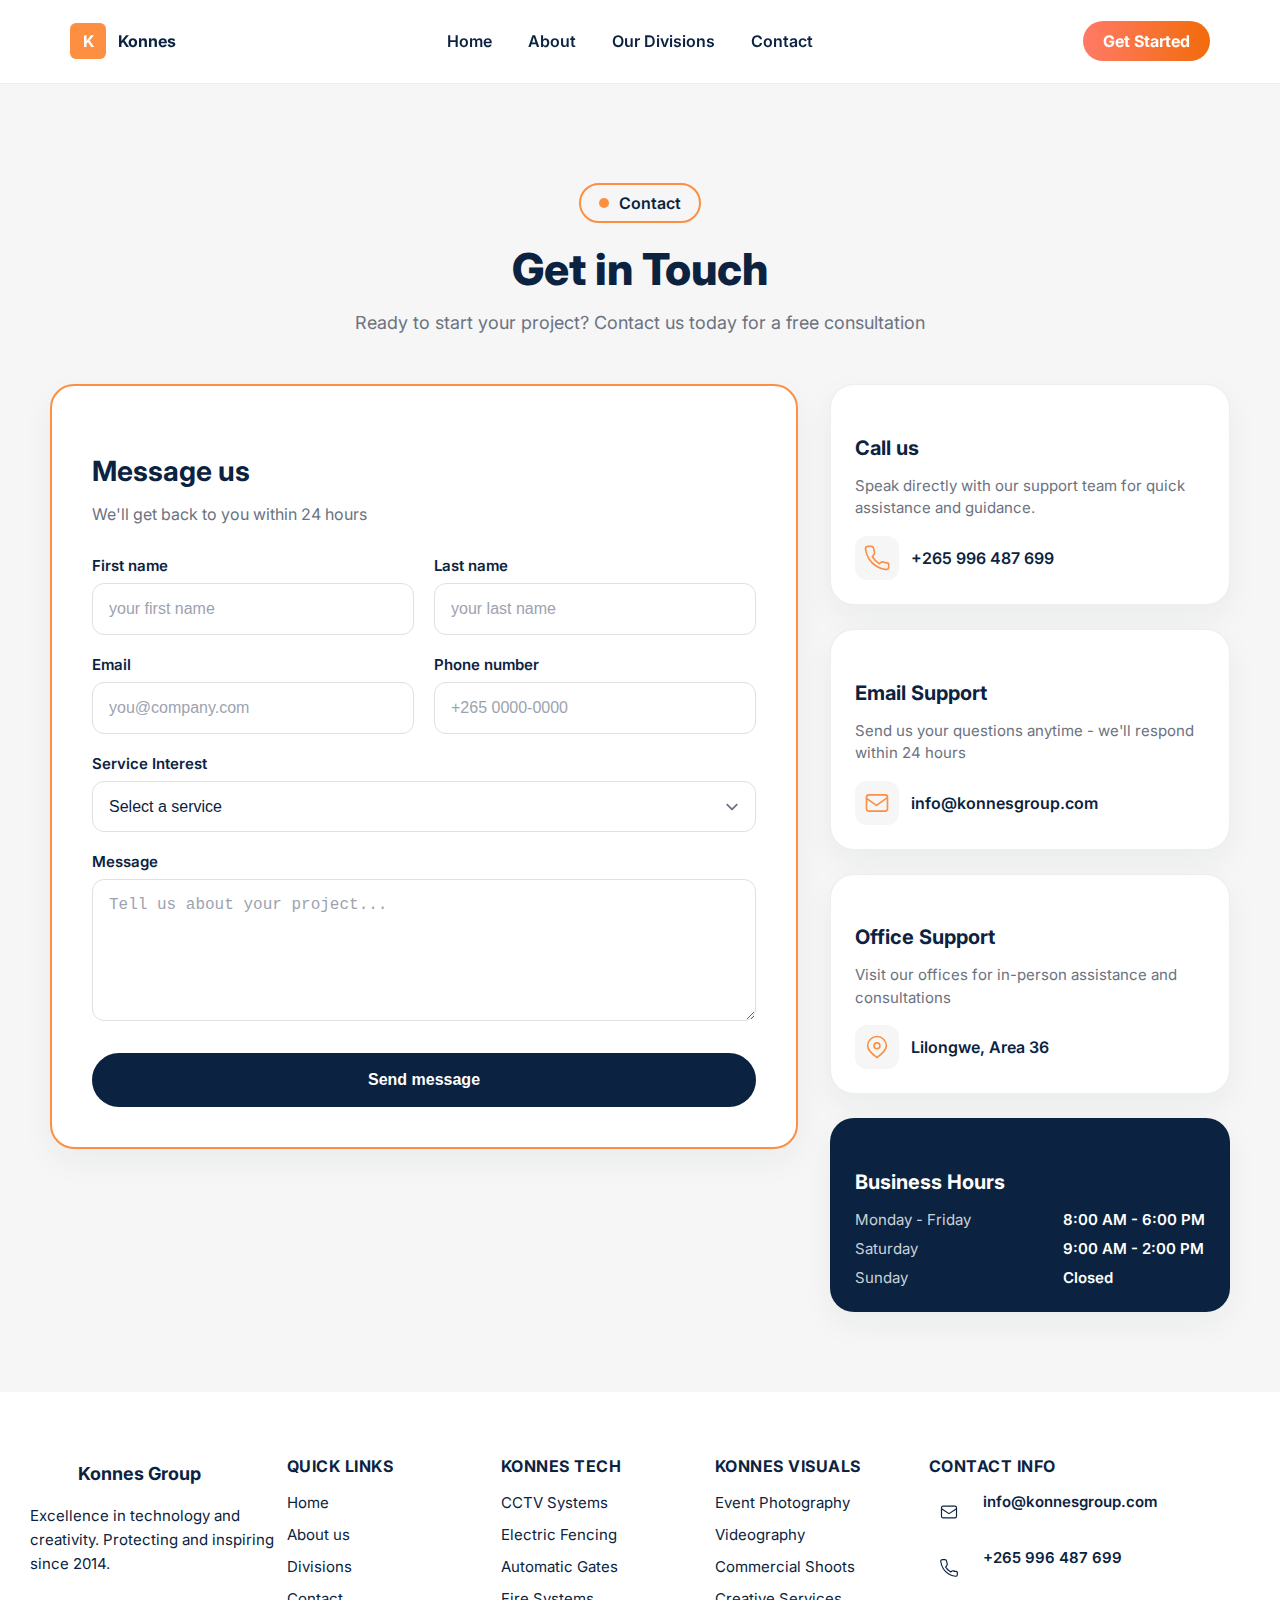
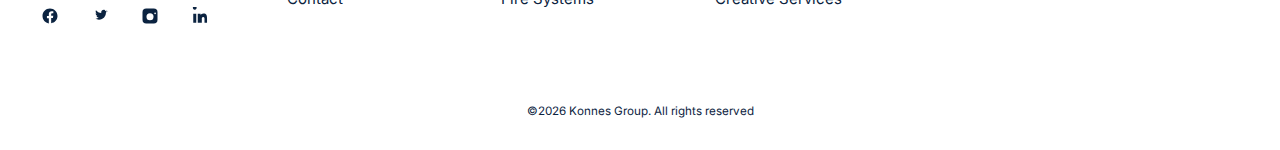
<file: contact.html>
<!doctype html>
<html lang="en">

<head>
    <meta charset="utf-8" />
    <meta name="viewport" content="width=device-width, initial-scale=1.0, maximum-scale=1.0, user-scalable=no">
    <title>Contact Us — Konnes Group</title>

    <link rel="stylesheet" href="style.css">
    <link rel="stylesheet" href="mobile-overrides.css" media="(max-width:980px)">
    <link href="https://fonts.googleapis.com/css2?family=Inter:wght@300;400;600;800&display=swap" rel="stylesheet">
</head>

<body>
    <header class="kng-topbar" role="banner">
        <div class="kng-topbar-inner container">
            <a class="kng-brand" href="index.html">
                <span class="kng-logo-square">K</span>
                <span class="kng-brand-text">Konnes</span>
            </a>

            <nav class="kng-nav" role="navigation" aria-label="Main navigation">
                <ul class="kng-nav-list">
                    <li><a href="index.html#home">Home</a></li>
                    <li><a href="index.html#about">About</a></li>
                    <li><a href="index.html#divisions">Our Divisions</a></li>
                    <li><a href="contact.html">Contact</a></li>
                </ul>
            </nav>

            <div class="kng-topbar-actions">
                <a href="#kngct-contact" class="kng-btn kng-btn-cta">Get Started</a>
                <button class="kng-hamburger" aria-label="Open navigation" aria-expanded="false"
                    aria-controls="kng-mobile-menu">
                    <span class="kng-hamburger-box"><span></span><span></span><span></span></span>
                </button>
            </div>
        </div>

        <!-- mobile menu (hidden by default) -->
        <div id="kng-mobile-menu" class="kng-mobile-menu" aria-hidden="true">
            <ul>
                <li><a href="index.html#home">Home</a></li>
                <li><a href="index.html#about">About</a></li>
                <li><a href="index.html#divisions">Our Divisions</a></li>
                <li><a href="contact.html">Contact</a></li>
                <li><a class="kng-btn-cta mobile-cta" href="#kngct-contact">Get Started</a></li>
            </ul>
        </div>
    </header>

    <main>

        <!-- FULL CONTACT SECTION -->
        <section id="kngct-contact" class="kngct-section" aria-labelledby="kngct-title" style="padding-top: 100px;">
            <div class="kngct-inner">

                <div class="kngct-header">
                    <span class="kngct-badge"><span class="kngct-badge-dot"></span> Contact</span>
                    <h2 id="kngct-title" class="kngct-title">Get in Touch</h2>
                    <p class="kngct-sub">Ready to start your project? Contact us today for a free consultation</p>
                </div>

                <div class="kngct-grid">
                    <!-- LEFT: Message form -->
                    <aside class="kngct-col kngct-col--form" aria-labelledby="kngct-form-title">
                        <div class="kngct-card kngct-card--outline">
                            <h3 id="kngct-form-title" class="kngct-card-title">Message us</h3>
                            <p class="kngct-card-sub">We'll get back to you within 24 hours</p>

                            <form id="kngct-form" class="kngct-form" novalidate>
                                <div class="kngct-row">
                                    <div class="kngct-field">
                                        <label for="kngct-first" class="kngct-label">First name</label>
                                        <input id="kngct-first" name="firstName" type="text" class="kngct-input"
                                            placeholder="your first name" required>
                                    </div>

                                    <div class="kngct-field">
                                        <label for="kngct-last" class="kngct-label">Last name</label>
                                        <input id="kngct-last" name="lastName" type="text" class="kngct-input"
                                            placeholder="your last name" required>
                                    </div>
                                </div>

                                <div class="kngct-row">
                                    <div class="kngct-field">
                                        <label for="kngct-email" class="kngct-label">Email</label>
                                        <input id="kngct-email" name="email" type="email" class="kngct-input"
                                            placeholder="you@company.com" required>
                                    </div>

                                    <div class="kngct-field">
                                        <label for="kngct-phone" class="kngct-label">Phone number</label>
                                        <input id="kngct-phone" name="phone" type="tel" class="kngct-input"
                                            placeholder="+265 0000-0000">
                                    </div>
                                </div>

                                <div class="kngct-row kngct-row--stack">
                                    <label for="kngct-service" class="kngct-label">Service Interest</label>
                                    <select id="kngct-service" name="service" class="kngct-select">
                                        <option value="" disabled selected>Select a service</option>
                                        <option>Konnes Tech - Security</option>
                                        <option>Konnes Visuals - Photography</option>
                                        <option>Consultation</option>
                                    </select>
                                </div>

                                <div class="kngct-row kngct-row--stack">
                                    <label for="kngct-message" class="kngct-label">Message</label>
                                    <textarea id="kngct-message" name="message" class="kngct-textarea" rows="6"
                                        placeholder="Tell us about your project..."></textarea>
                                </div>

                                <div class="kngct-row kngct-row--actions">
                                    <button type="submit" class="kngct-btn kngct-btn--primary">Send message</button>
                                </div>
                            </form>
                        </div>
                    </aside>

                    <!-- RIGHT: contact info panels -->
                    <aside class="kngct-col kngct-col--info" aria-label="Contact information">
                        <div class="kngct-card">
                            <h4 class="kngct-info-title">Call us</h4>
                            <p class="kngct-info-desc">Speak directly with our support team for quick assistance and
                                guidance.</p>
                            <div class="kngct-info-row">
                                <span class="kngct-icon-wrap" aria-hidden="true">
                                    <!-- phone icon -->
                                    <svg width="28" height="28" viewBox="0 0 24 24" fill="none" class="kngct-icon-svg">
                                        <path
                                            d="M22 16.92v3a2 2 0 0 1-2.18 2 19.86 19.86 0 0 1-8.63-3.07 19.5 19.5 0 0 1-6-6 19.86 19.86 0 0 1-3.07-8.63A2 2 0 0 1 4.11 2h3a2 2 0 0 1 2 1.72c.12 1.05.37 2.07.74 3.03a2 2 0 0 1-.45 2.11L8.09 10.91a16 16 0 0 0 6 6l1.05-1.05a2 2 0 0 1 2.11-.45c.96.37 1.98.62 3.03.74A2 2 0 0 1 22 16.92z"
                                            stroke="currentColor" stroke-width="1.4" stroke-linecap="round"
                                            stroke-linejoin="round" />
                                    </svg>
                                </span>
                                <a class="kngct-info-link" href="tel:+265996487699">+265 996 487 699</a>
                            </div>
                        </div>

                        <div class="kngct-card">
                            <h4 class="kngct-info-title">Email Support</h4>
                            <p class="kngct-info-desc">Send us your questions anytime - we'll respond within 24 hours
                            </p>
                            <div class="kngct-info-row">
                                <span class="kngct-icon-wrap" aria-hidden="true">
                                    <!-- mail icon -->
                                    <svg width="28" height="28" viewBox="0 0 24 24" fill="none" class="kngct-icon-svg">
                                        <path d="M3 8l8.5 6L20 8" stroke="currentColor" stroke-width="1.4"
                                            stroke-linecap="round" stroke-linejoin="round" />
                                        <rect x="3" y="5" width="18" height="14" rx="2" stroke="currentColor"
                                            stroke-width="1.4" />
                                    </svg>
                                </span>
                                <a class="kngct-info-link" href="mailto:info@konnesgroup.com">info@konnesgroup.com</a>
                            </div>
                        </div>

                        <div class="kngct-card">
                            <h4 class="kngct-info-title">Office Support</h4>
                            <p class="kngct-info-desc">Visit our offices for in-person assistance and consultations</p>
                            <div class="kngct-info-row">
                                <span class="kngct-icon-wrap" aria-hidden="true">
                                    <!-- location icon -->
                                    <svg width="28" height="28" viewBox="0 0 24 24" fill="none" class="kngct-icon-svg">
                                        <path d="M12 21s8-5.5 8-10a8 8 0 1 0-16 0c0 4.5 8 10 8 10z"
                                            stroke="currentColor" stroke-width="1.4" stroke-linecap="round"
                                            stroke-linejoin="round" />
                                        <circle cx="12" cy="11" r="2.5" stroke="currentColor" stroke-width="1.4" />
                                    </svg>
                                </span>
                                <span class="kngct-info-link">Lilongwe, Area 36</span>
                            </div>
                        </div>

                        <div class="kngct-card kngct-card--hours">
                            <h4 class="kngct-hours-title">Business Hours</h4>
                            <div class="kngct-hours-grid">
                                <div class="kngct-hours-day">Monday - Friday</div>
                                <div class="kngct-hours-time">8:00 AM - 6:00 PM</div>

                                <div class="kngct-hours-day">Saturday</div>
                                <div class="kngct-hours-time">9:00 AM - 2:00 PM</div>

                                <div class="kngct-hours-day">Sunday</div>
                                <div class="kngct-hours-time">Closed</div>
                            </div>
                        </div>
                    </aside>
                </div>

            </div>
        </section>

    </main>

    <!--footer-->
    <footer class="kngf-footer" role="contentinfo" aria-label="Site footer">
        <div class="kngf-inner">

            <!-- Brand / About -->
            <div class="kngf-col kngf-col--brand" aria-labelledby="kngf-brand-heading">
                <a class="kngf-logo" href="index.html" aria-label="Konnes Group home">
                    <span class="kngf-logo-square">K</span>
                    <span class="kngf-logo-text">Konnes Group</span>
                </a>

                <p class="kngf-about">
                    Excellence in technology and creativity. Protecting and inspiring since 2014.
                </p>

                <div class="kngf-social" aria-label="Social links">
                    <a class="kngf-social-link" href="#" aria-label="Facebook">
                        <svg width="18" height="18" viewBox="0 0 24 24" aria-hidden="true">
                            <path
                                d="M22 12.07C22 6.48 17.52 2 11.93 2S2 6.48 2 12.07c0 4.97 3.66 9.09 8.44 9.92v-7.02h-2.54v-2.9h2.54V9.41c0-2.5 1.49-3.88 3.77-3.88 1.09 0 2.24.19 2.24.19v2.47h-1.26c-1.24 0-1.63.77-1.63 1.56v1.87h2.78l-.44 2.9h-2.34v7.02C18.34 21.16 22 17.04 22 12.07z"
                                fill="currentColor" />
                        </svg>
                    </a>

                    <a class="kngf-social-link" href="#" aria-label="X (Twitter)">
                        <svg width="18" height="18" viewBox="0 0 24 24" aria-hidden="true">
                            <path
                                d="M22 5.92c-.66.29-1.37.49-2.12.58.76-.46 1.34-1.17 1.61-2.03-.71.42-1.5.72-2.34.89C18.92 4.2 18.02 3.75 17 3.75c-1.88 0-3.4 1.52-3.4 3.4 0 .27.03.54.09.79-2.83-.14-5.34-1.5-7.02-3.57-.29.5-.45 1.07-.45 1.69 0 1.17.59 2.21 1.5 2.82-.55-.02-1.07-.17-1.52-.42v.04c0 1.64 1.17 3.01 2.72 3.32-.28.08-.57.12-.87.12-.21 0-.41-.02-.61-.06.41 1.28 1.61 2.21 3.03 2.24-1.12.88-2.53 1.4-4.05 1.4-.26 0-.52-.02-.77-.05 1.44.92 3.15 1.45 4.99 1.45 5.98 0 9.26-4.96 9.26-9.26v-.42c.63-.45 1.17-1.02 1.6-1.66-.58.26-1.2.44-1.85.52.67-.4 1.18-1.03 1.42-1.78z"
                                fill="currentColor" />
                        </svg>
                    </a>

                    <a class="kngf-social-link" href="#" aria-label="Instagram">
                        <svg width="18" height="18" viewBox="0 0 24 24" aria-hidden="true">
                            <path
                                d="M7 2h10a5 5 0 0 1 5 5v10a5 5 0 0 1-5 5H7a5 5 0 0 1-5-5V7a5 5 0 0 1 5-5zm5 6.3a4.7 4.7 0 1 0 .001 9.401A4.7 4.7 0 0 0 12 8.3zm6.8-.9a1.1 1.1 0 1 0 0 2.2 1.1 1.1 0 0 0 0-2.2z"
                                fill="currentColor" />
                        </svg>
                    </a>

                    <a class="kngf-social-link" href="#" aria-label="LinkedIn">
                        <svg width="18" height="18" viewBox="0 0 24 24" aria-hidden="true">
                            <path
                                d="M4.98 3.5a2.5 2.5 0 1 1 .02 0zM3 8.98h4v12H3v-12zM9 8.98h3.8v1.6h.05c.53-1.01 1.83-2.08 3.76-2.08 4.02 0 4.76 2.64 4.76 6.08V21H18v-5.04c0-1.2-.02-2.73-1.66-2.73-1.66 0-1.92 1.3-1.92 2.64V21H9v-12z"
                                fill="currentColor" />
                        </svg>
                    </a>
                </div>
            </div>

            <!-- Quick links -->
            <nav class="kngf-col kngf-col--links" aria-label="Quick links">
                <h4 class="kngf-col-title">Quick Links</h4>
                <ul class="kngf-list">
                    <li><a href="index.html">Home</a></li>
                    <li><a href="index.html#about">About us</a></li>
                    <li><a href="index.html#divisions">Divisions</a></li>
                    <li><a href="contact.html">Contact</a></li>
                </ul>
            </nav>

            <!-- Konnes Tech -->
            <div class="kngf-col kngf-col--services" aria-labelledby="kngf-tech-title">
                <h4 id="kngf-tech-title" class="kngf-col-title">Konnes Tech</h4>
                <ul class="kngf-list">
                    <li><a href="index.html#cctv">CCTV Systems</a></li>
                    <li><a href="index.html#fencing">Electric Fencing</a></li>
                    <li><a href="index.html#gates">Automatic Gates</a></li>
                    <li><a href="index.html#fire">Fire Systems</a></li>
                </ul>
            </div>

            <!-- Konnes Visuals -->
            <div class="kngf-col kngf-col--visuals" aria-labelledby="kngf-visuals-title">
                <h4 id="kngf-visuals-title" class="kngf-col-title">Konnes Visuals</h4>
                <ul class="kngf-list">
                    <li><a href="index.html#event">Event Photography</a></li>
                    <li><a href="index.html#video">Videography</a></li>
                    <li><a href="index.html#commercial">Commercial Shoots</a></li>
                    <li><a href="index.html#creative">Creative Services</a></li>
                </ul>
            </div>

            <!-- Contact info -->
            <div class="kngf-col kngf-col--contact" aria-labelledby="kngf-contact-title">
                <h4 id="kngf-contact-title" class="kngf-col-title">Contact info</h4>

                <div class="kngf-contact-row">
                    <span class="kngf-contact-icon" aria-hidden="true">
                        <svg width="20" height="20" viewBox="0 0 24 24" aria-hidden="true">
                            <rect x="3" y="5" width="18" height="14" rx="2" stroke="currentColor" stroke-width="1.4"
                                fill="none" />
                            <path d="M3 8l9 6 9-6" stroke="currentColor" stroke-width="1.4" fill="none" />
                        </svg>
                    </span>
                    <a class="kngf-contact-link" href="mailto:info@konnesgroup.com">info@konnesgroup.com</a>
                </div>

                <div class="kngf-contact-row">
                    <span class="kngf-contact-icon" aria-hidden="true">
                        <svg width="20" height="20" viewBox="0 0 24 24" aria-hidden="true">
                            <path
                                d="M22 16.92v3a2 2 0 0 1-2.18 2 19.86 19.86 0 0 1-8.63-3.07 19.5 19.5 0 0 1-6-6 19.86 19.86 0 0 1-3.07-8.63A2 2 0 0 1 4.11 2h3a2 2 0 0 1 2 1.72c.12 1.05.37 2.07.74 3.03a2 2 0 0 1-.45 2.11L8.09 10.91a16 16 0 0 0 6 6l1.05-1.05a2 2 0 0 1 2.11-.45c.96.37 1.98.62 3.03.74A2 2 0 0 1 22 16.92z"
                                stroke="currentColor" stroke-width="1.4" fill="none" />
                        </svg>
                    </span>
                    <a class="kngf-contact-link" href="tel:+265996487699">+265 996 487 699</a>
                </div>
            </div>

        </div>

        <div class="kngf-hr" role="separator" aria-hidden="true"></div>

        <div class="kngf-copyright">
            <small>©<span id="kngf-year"></span> Konnes Group. All rights reserved</small>
        </div>
    </footer>

    <script>
        document.addEventListener('DOMContentLoaded', () => {
            // --- Footer Year ---
            const yearSpan = document.getElementById('kngf-year');
            if (yearSpan) {
                yearSpan.textContent = new Date().getFullYear();
            }

            // --- Mobile Menu Toggle ---
            const hamburger = document.querySelector('.kng-hamburger');
            const mobileMenu = document.getElementById('kng-mobile-menu');

            if (hamburger && mobileMenu) {
                hamburger.addEventListener('click', () => {
                    const isOpen = mobileMenu.classList.contains('kng-open');

                    if (isOpen) {
                        mobileMenu.classList.remove('kng-open');
                        mobileMenu.setAttribute('aria-hidden', 'true');
                        hamburger.setAttribute('aria-expanded', 'false');
                    } else {
                        mobileMenu.classList.add('kng-open');
                        mobileMenu.setAttribute('aria-hidden', 'false');
                        hamburger.setAttribute('aria-expanded', 'true');
                    }
                });
            }
        });
    </script>

</body>

</html>
</file>
<file: style.css>
/* ===================================================================
   Base & Variables
   =================================================================== */
:root {
  /* Colors */
  --accent: #fc8f42;
  --dark: #0b2340;
  --muted: #6b7280;
  --bg: #ffffff;
  --plate: #ffffff;
  --panel-bg: #f6f6f6;
  --gradient: linear-gradient(90deg, #ff7a66, #f26b0b);

  /* Layout */
  --nav-height: 72px;
  --container-width: 1180px;
  --radius: 12px;

  /* Typography */
  font-family: 'Inter', system-ui, -apple-system, "Segoe UI", Roboto, "Helvetica Neue", Arial;
}

*,
*::before,
*::after {
  box-sizing: border-box;
}

html {
  scroll-behavior: smooth;
}

body {
  margin: 0;
  background: var(--bg);
  color: var(--dark);
}

.container {
  max-width: var(--container-width);
  margin:0 auto;
  padding: 0 20px;
}

/* ===================================================================
   Topbar Navigation
   =================================================================== */
.kng-topbar { background: #fff; position: sticky; top: 0; z-index: 999; box-shadow: 0 1px 0 rgba(11,35,64,0.04); padding:5px; }
.kng-topbar-inner { height: var(--nav-height); display:flex; align-items:center; justify-content:space-between; gap:20px; }

/* brand */
.kng-brand { display:flex; align-items:center; gap:12px; text-decoration:none; color:var(--dark); font-weight:700; }
.kng-logo-square{ width:36px; height:36px; background:var(--accent); color:#fff; display:inline-flex; align-items:center; justify-content:center; border-radius:6px; }

/* desktop nav */
.kng-nav-list { display:flex; gap:28px; list-style:none; margin:0; padding:0; align-items:center; }
.kng-nav-list a { color:var(--dark); text-decoration:none; font-weight:600; padding:8px 4px; transition: color 0.2s ease; }
.kng-nav-list a:hover, .kng-nav-list a:focus { color:var(--accent); }

/* CTA */
.kng-btn-cta { background: var(--gradient); color:#fff; padding:10px 20px; border-radius:28px; text-decoration:none; font-weight:700; transition: transform 0.2s ease, box-shadow 0.2s ease; }
.kng-btn-cta:hover { transform: translateY(-2px); box-shadow: 0 4px 12px rgba(0,0,0,0.1); }

/* hamburger  */
.kng-hamburger { display:none; background:transparent; border:0; padding:8px; cursor:pointer; }
.kng-hamburger-box span{ display:block; width:22px; height:2px; background:var(--dark); margin:4px 0; border-radius:2px; }

/* mobile menu (hidden) */
.kng-mobile-menu {
  background: #fff;
  max-height: 0;
  opacity: 0;
  visibility: hidden;
  overflow: hidden;
  padding: 0 20px;
  border-top: 1px solid transparent;
  transition: all 0.3s ease-in-out;
}

.kng-mobile-menu ul { list-style:none; padding:0; margin:0; display:flex; flex-direction:column; gap:12px; }
.kng-mobile-menu a { color: var(--dark); text-decoration:none; font-weight:600; }

/* Mobile CTA button specific style */
.kng-mobile-menu .mobile-cta {
  display: inline-block; text-align: center; margin-top: 8px; width: 100%;
}

/* accessibility: mobile menu open state */
.kng-mobile-menu.kng-open {
  display:block;
  max-height: 500px;
  opacity: 1;
  visibility: visible;
  padding: 12px 20px;
  border-top-color: rgba(11,35,64,0.04);
}

/* ===================================================================
   Hero Section
   =================================================================== */
.hero-eyebrow {
  display: inline-flex;
  align-items: center;
  gap: 10px;
  padding: 8px 16px;
  border-radius: 24px;
  background-color: var(--panel-bg);
  color: var(--dark);
  font-weight: 600;
  font-size: 15px;
  margin-bottom: 24px;
  border: 1px solid rgba(11,35,64,0.05);
}

.hero-eyebrow svg {
  color: var(--accent);
}

.text-gradient {
  background: var(--gradient);
  -webkit-background-clip: text;
  -webkit-text-fill-color: transparent;
  background-clip: text;
  text-fill-color: transparent;
}

.hero{display:flex;gap:40px; align-items:center; padding:60px 0 80px; }
.hero-left{ flex:1; min-width:320px; }
.hero-right{flex:1; display:flex; flex-direction:column; align-items:center; }

.badge{ display:inline-flex; align-items:center; padding:10px 18px; border-radius:28px; border:2px solid var(--accent); color:var(--dark); font-weight:600; margin-bottom:18px; }
.badge .dot{ width:12px; height:12px; background:var(--accent); display:inline-block; border-radius:50%; margin-right:10px; }

.hero-title{ font-size:72px; line-height:1.05; margin:0 0 20px; color:var(--dark); font-weight:800; }
.hero-desc{color:var(--muted); font-size:20px; max-width:580px; line-height:1.6; margin-bottom: 32px; }

.hero-ctas { display: flex; gap: 16px; align-items: center; }

/* Responsive Hero & Nav */
@media (max-width: 992px) {
  /* Navbar adjustments */
  .kng-nav { display: none; }
  .kng-topbar-actions .kng-btn-cta { display: none; } /* Hide header button, show in menu */
  .kng-hamburger { display: block; }
   .kng-topbar-inner{padding: 10px;}

  /* Hero adjustments */
  .hero {
    flex-direction: column;
    text-align: center;
    padding: 40px 0 60px;
    gap: 40px;
  }
  .hero-left, .hero-right {
    width: 100%;
    min-width: 0;
  }
  .hero-eyebrow { margin-left: auto; margin-right: auto; }
  .hero-title { font-size: 42px; }
  .hero-desc { margin-left: auto; margin-right: auto; font-size: 18px; }
  .hero-ctas { justify-content: center; }
}


.fancy-btn {
  background: linear-gradient(45deg, #ff6b6b, #ee5a24);
  color: white;
  padding: 15px 30px;
  text-decoration: none;
  border: none;
  border-radius: 8px;
  font-size: 16px;
  font-weight: bold;
  cursor: pointer;
  transition: all 0.4s cubic-bezier(0.25, 0.46, 0.45, 0.94);
  position: relative;
  overflow: hidden;
}
.fancy-btn::before {
  content: '';
  position: absolute;
  top: 0;
  left: -100%;
  width: 100%;
  height: 100%;
  background: linear-gradient(90deg, transparent, rgba(255,255,255,0.2), transparent);
  transition: left 0.5s;
}
.fancy-btn:hover {
  transform: translateY(-3px);
  box-shadow: 0 10px 20px rgba(0,0,0,0.2);
  background: linear-gradient(45deg, #ee5a24, #ff6b6b);
}
.fancy-btn:hover::before {
  left: 100%;
}
.fancy-btn:active {
  transform: translateY(-1px);
  box-shadow: 0 5px 10px rgba(0,0,0,0.2);
}

.login-btn {
  text-decoration: none;
  color: var(--dark);
  padding: 13px 30px; /* Adjusted padding to align with fancy-btn */
  border: 2px solid var(--dark);
  background: transparent;
  border-radius: 8px;
  font-weight: bold;
  transition: all 0.3s ease;
}
.login-btn:hover {
  background-color: var(--dark);
  color: #fff;
  transform: translateY(-2px);
}

/* ===================================================================
   Our Divisions Section
   =================================================================== */
/* Header */
.od-header{
  text-align: center;
  padding-top: 20px;
}
/* Shared badge styles */
.od-badge, .kng-tsm-badge, .kngct-badge { display:inline-flex; align-items:center; gap:10px; padding:8px 18px; border-radius:28px; border:2px solid var(--accent); color:var(--dark); font-weight:600; margin-bottom:12px; }
.od-badge { margin-bottom: 18px; }

/* Shared dot styles */
.od-dot, .kng-tsm-badge-dot, .kngct-badge-dot { width:10px;height:10px;border-radius:50%;background:var(--accent);display:inline-block; }

.od-title{
  margin: 10px 0 8px;
  font-size:44px;
  color:var(--dark);
  font-weight:800;
  line-height:1;
}
.od-sub {
  margin: 6px auto 0; 
  color: var(--muted);
  max-width: 760px;
  font-size: 18px;
  line-height: 1.4; 
}

/* Cards container */
.od-cards{
  padding: 40px 0 80px;
  display: grid;
  gap: 40px;
}

/* Card base */
.od-card{
  display: grid;
  grid-template-columns: 1fr 1fr;
  gap: 0;
  align-items: stretch;
  padding: 0;
  border-radius: 24px;
  border: 1px solid rgba(11,35,64,0.08);
  background: #fff;
  overflow: hidden;
  box-shadow: 0 12px 32px rgba(11,35,64,0.06);
  transition: transform 0.3s ease, box-shadow 0.3s ease;
}

.od-card:hover {
  transform: translateY(-4px);
  box-shadow: 0 20px 40px rgba(11,35,64,0.12);
}

/* Reverse layout logic */
.od-card--reverse .od-card-media { order: 2; }
.od-card--reverse .od-card-body { order: 1; }

/* Media (image) */
.od-card-media{
  width: 100%;
  height: 100%;
  min-height: 400px;
  position: relative;
  padding: 0;
}
.od-img{
  width: 100%;
  height: 100%;
  object-fit: cover;
  border-radius: 0;
  display: block;
}

/* Body */
.od-card-body{
  padding: 48px;
  display: flex;
  flex-direction: column;
  justify-content: center;
}
.od-card-title{
  color:var(--dark);
  font-size: 32px;
  margin: 0 0 16px;
  font-weight:800;
  line-height: 1.2;
}
.od-title--orange{ color: var(--accent); }

/* Description */
.od-card-desc{
  color:var(--muted);
  font-size: 16px;
  line-height:1.6;
  margin-bottom: 28px;
  max-width: none;
}

/* Features list */
.od-features{
  list-style:none;
  padding:0;
  margin:0 0 32px;
  display:grid;
  gap: 16px;
}
.od-feature{
  display:flex;
  gap: 16px;
  align-items: center;
  background: var(--panel-bg);
  padding: 16px 20px;
  border-radius: 12px;
  transition: background 0.2s;
}
.od-feature:hover {
  background: #f0f0f0;
}

.od-ico{ 
  display:inline-flex; 
  align-items:center; 
  justify-content:center; 
  width: 42px;
  height: 42px;
  min-width: 42px;
  background: #fff;
  border-radius: 10px;
  color: var(--accent);
  box-shadow: 0 2px 6px rgba(0,0,0,0.04);
}
.od-ico svg path, .od-ico svg circle, .od-ico svg rect { stroke: var(--accent); }

.od-feature-text strong{ display:block; font-size:15px; color:var(--dark); margin-bottom: 2px; }
.od-feature-sub{ display:block; font-size:13px; color:var(--muted); line-height: 1.4; }

/* Buttons */
.od-btn{
  display:inline-flex;
  align-items: center;
  justify-content: center;
  padding: 14px 32px;
  border-radius: 50px;
  text-decoration:none;
  font-weight: 700;
  background-color: var(--dark);
  color: #fff;
  border: 2px solid var(--dark);
  align-self: start;
  transition: all 0.2s ease;
}
.od-btn:hover {
  background-color: var(--accent);
  border-color: var(--accent);
  transform: translateY(-2px);
  box-shadow: 0 4px 12px rgba(242, 107, 11, 0.2);
}

.od-btn--outline{
  background:transparent;
  color: var(--dark);
  border: 2px solid rgba(11,35,64,0.15);
}
.od-btn--outline:hover {
  background: var(--accent);
  border-color: var(--accent);
  color: #fff;
}

/* Responsive: stack card content for small screens */
@media (max-width: 900px){
  .od-title{ font-size:32px; }
  .od-cards{ gap: 32px; }
  
  .od-card{ 
    grid-template-columns: 1fr; 
    gap: 0;
  }
  
  /* Reset order for mobile so image is always on top */
  .od-card--reverse .od-card-media { order: -1; }
  .od-card--reverse .od-card-body { order: 1; }
  
  .od-card-media{ 
    height: 260px; 
    min-height: auto;
  }
  
  .od-card-body{
    padding: 24px 20px 32px;
  }
  
  .od-card-title{ font-size: 26px; }
  .od-btn { width: 100%; }
}

/* ===================================================================
   About Section
   =================================================================== */
/* ABOUT HERO */
.about-hero{ background:transparent; padding:48px 12px 28px; }
.about-hero-inner{ text-align:center; padding:6px 0 28px; }
.about-hero-title{ font-size:44px; color:var(--dark); margin:6px 0 8px; font-weight:800; }
.about-hero-sub{ color:var(--muted); max-width:760px; margin:0 auto 28px; font-size:16px; }

.about-panels{
  display:grid;
  grid-template-columns:1fr 1fr 1fr;
  gap:24px;
  margin-top:20px;
  align-items:start;
  position:relative;
  z-index:1;
}

/* base panel */
.panel{
  background:var(--panel-bg);
  border-radius:var(--radius);
  padding:48px 24px 72px; /* bottom padding to make room for zigzag */
  text-align:center;
  position:relative;
  overflow:visible;
  box-shadow:none;
}

/* icon area */
.panel-ico{ width:64px; height:64px; margin:0 auto 18px; display:flex; align-items:center; justify-content:center; }
.panel-title{ font-size:32px; margin:8px 0 12px; color:var(--dark); font-weight:700; }
.panel-desc{ color:var(--dark); opacity:0.85; font-size:15px; line-height:1.7; max-width:420px; margin:0 auto; }

/* highlight center panel */
.panel--highlight{
  background:var(--panel-bg);
  padding-bottom:96px; 
  z-index:2;
}

.about-panels::after{
  content: "";
  position:absolute;
  left:0;
  right:0;
  bottom:-24px;      
  height:64px;        
  background: var(--plate);
  z-index:3;         
  pointer-events:none;
  clip-path: polygon(
    0 16px,
    calc(50% - 220px) 16px,
    calc(50% - 160px) 40px,
    50% 56px,
    calc(50% + 160px) 40px,
    calc(50% + 220px) 16px,
    100% 16px,
    100% 100%,
    0 100%
  );
}

/* Responsive adjustments */
@media (max-width: 1100px){
  .about-panels{ grid-template-columns:1fr 1fr; }
  .about-panels::after{
    clip-path: polygon(
      0 16px,
      calc(50% - 140px) 16px,
      calc(50% - 100px) 40px,
      50% 56px,
      calc(50% + 100px) 40px,
      calc(50% + 140px) 16px,
      100% 16px,
      100% 100%,
      0 100%
    );
    height:56px;
  }
  .panel--highlight{ padding-bottom:72px; }
}

@media (max-width: 640px){
  .about-panels{ grid-template-columns:1fr; gap:16px; }
  .about-panels::after{ display:none; }
  .panel{ padding-bottom:36px; }
  .panel--highlight{ padding-bottom:48px; }
  .about-hero-title{ font-size:28px; }
  .panel-title{ font-size:22px; }
}

@media (min-width: 1600px){
  .about-panels::after{
    clip-path: polygon(
      0 16px,
      calc(50% - 260px) 16px,
      calc(50% - 200px) 40px,
      50% 56px,
      calc(50% + 200px) 40px,
      calc(50% + 260px) 16px,
      100% 16px,
      100% 100%,
      0 100%
    );
  }
}

/* ===================================================================
   Why Choose Us Section
   =================================================================== */
.kng-why-section {
  padding: 80px 20px;
  background-color: #fff;
}
.kng-why-inner {
  max-width: var(--container-width);
  margin: 0 auto;
  text-align: center;
}

/* Shared Heading typography */
.kng-why-heading, .kng-tsm-heading, .kngct-title { font-size: 44px; color: var(--dark); margin: 10px 0 16px; font-weight: 800; line-height: 1.1; }

/* Shared Subheading typography */
.kng-why-sub, .kng-tsm-sub, .kngct-sub { color: var(--muted); max-width: 760px; font-size: 18px; line-height: 1.5; margin-left: auto; margin-right: auto; margin-top: 0; }
.kng-why-sub { margin-bottom: 60px; }
.kng-tsm-sub { margin-bottom: 48px; }
.kngct-sub { margin-bottom: 0; }

/* Grid */
.kng-why-grid{
  display: grid;
  grid-template-columns: repeat(4, 1fr);
  gap: 32px;
  text-align: left; /* Left align content */
}

/* Card */
.kng-why-card{
  background: #fff;
  border-radius: 24px;
  padding: 32px; 
  position: relative;
  border: 1px solid rgba(11, 35, 64, 0.08);
  box-shadow: 0 4px 12px rgba(11,35,64,0.02);
  transition: all 0.3s ease;
  display: flex;
  flex-direction: column;
  align-items: flex-start; /* Align items left */
  height: 100%;
}

.kng-why-card:hover{
  transform: translateY(-6px);
  box-shadow: 0 20px 40px rgba(11,35,64,0.12);
  border-color: rgba(242, 107, 11, 0.3);
}

/* Icon */
.kng-why-icon{
  width: 64px;
  height: 64px;
  border-radius: 16px;
  background: #fff5eb; /* Light orange tint */
  color: var(--accent);
  display: flex;
  align-items: center;
  justify-content: center;
  margin-bottom: 24px;
  /* Reset old absolute positioning */
  position: static;
  transform: none;
  box-shadow: none;
}

.kng-icon-svg{
  width: 32px;
  height: 32px;
  stroke-width: 1.8px;
}

/* Text */
.kng-why-card-title{
  font-size: 20px;
  color: var(--dark);
  font-weight: 700;
  margin: 0 0 12px;
  line-height: 1.3;
}
.kng-why-card-desc{
  color: var(--muted);
  font-size: 16px;
  line-height: 1.6;
  margin: 0;
}

/* Responsive */
@media (max-width: 1100px){
  .kng-why-grid{ 
    grid-template-columns: repeat(2, 1fr); 
    gap: 24px; 
  }
}

@media (max-width: 640px){
  .kng-why-grid{ 
    grid-template-columns: 1fr; 
    gap: 20px; 
  }
  .kng-why-heading{ 
    font-size: 32px; 
  }
  .kng-why-card{
    padding: 24px;
  }
}

/* ===================================================================
   Testimonials Section
   =================================================================== */
.kng-tsm-section {
  background: var(--panel-bg);
  padding: 80px 20px;
  overflow: hidden; /* To contain the background quote mark */
}

.kng-tsm-inner {
  max-width: var(--container-width);
  margin: 0 auto;
  text-align: center;
  position: relative;
}

/* Badge and heading styles use shared classes above */

/* carousel layout */
.kng-tsm-carousel {
  position: relative;
  display: flex;
  align-items: center;
  justify-content: center;
  margin: 0 -16px; /* Negative margin to allow nav buttons to sit outside */
}

/* Modern navigation buttons */
.kng-tsm-nav {
  background: #fff;
  border: 1px solid rgba(11,35,64,0.08);
  width: 48px;
  height: 48px;
  border-radius: 50%;
  display: inline-flex;
  align-items:center;
  justify-content:center;
  color: var(--dark);
  cursor: pointer;
  font-size: 20px;
  box-shadow: 0 4px 12px rgba(11,35,64,0.04);
  transition: all 0.2s ease;
}
.kng-tsm-nav:hover {
  background: var(--accent);
  color: #fff;
  border-color: var(--accent);
  transform: scale(1.05);
}
.kng-tsm-nav:focus { outline: 3px solid rgba(11,35,64,0.08); }

/* track & slides */
.kng-tsm-track {
  list-style: none;
  padding: 0;
  margin: 0 16px;
  width: 100%;
  min-height: 320px; /* Give it some base height */
  position: relative;
}
.kng-tsm-slide {
  display: none;
  padding: 12px 0;
}
.kng-tsm-slide[aria-hidden="false"] { display: block; }

/* Modernized Testimonial card */
.kng-tsm-card {
  background: #fff;
  border-radius: 24px;
  padding: 40px 48px;
  margin: 0 8px;
  text-align: left;
  border: 1px solid rgba(11, 35, 64, 0.08);
  box-shadow: 0 12px 32px rgba(11,35,64,0.05);
  position: relative;
  display: flex;
  flex-direction: column;
  justify-content: space-between;
  min-height: 300px;
  transition: all 0.3s ease;
}
.kng-tsm-card:hover {
  transform: translateY(-4px);
  box-shadow: 0 20px 40px rgba(11,35,64,0.1);
}

/* Background quote mark */
.kng-tsm-card::before {
  content: '“';
  position: absolute;
  top: 20px;
  right: 32px;
  font-size: 120px;
  font-weight: 800;
  color: var(--panel-bg);
  line-height: 1;
  z-index: 0;
  pointer-events: none;
}

/* quote text */
.kng-tsm-text {
  font-size: 20px;
  color: var(--dark);
  line-height: 1.6;
  margin: 0 0 24px;
  font-weight: 500;
  position: relative; /* To appear above pseudo-element */
  z-index: 1;
}

/* rating (stars) */
.kng-tsm-rating { 
  display:flex; 
  gap:6px; 
  margin-bottom: 24px; 
  position: relative;
  z-index: 1;
}
.kng-tsm-star { width:20px; height:20px; }

/* profile row */
.kng-tsm-profile { 
  display:flex; 
  align-items:center; 
  gap:16px; 
  margin-top: auto; /* Pushes profile to the bottom */
  padding-top: 24px;
  border-top: 1px solid #f0f0f0;
  position: relative;
  z-index: 1;
}
.kng-tsm-avatar {
  width:52px;
  height:52px;
  border-radius:50%;
  object-fit:cover;
  border: 2px solid #fff;
  box-shadow: 0 4px 12px rgba(16,24,40,0.1);
}
.kng-tsm-profile-text { display:flex; flex-direction:column; gap:2px; }
.kng-tsm-name { font-weight:700; font-size: 16px; color:var(--dark); }
.kng-tsm-role { font-size:14px; color:var(--muted); }
.kng-tsm-division { font-size:13px; color:var(--accent); text-decoration:none; margin-top:4px; font-weight: 600; }

/* Modern dots */
.kng-tsm-dots { 
  display:flex; 
  gap:12px; 
  justify-content:center; 
  margin-top:32px; 
}
.kng-tsm-dot {
  width:10px; 
  height:10px; 
  border-radius:50%;
  background: #d1d5db; /* Muted gray */
  border: 0;
  cursor: pointer;
  transition: all 0.3s ease;
}
.kng-tsm-dot[aria-selected="true"] { 
  background: var(--accent); 
  width: 28px; /* Elongate active dot */
}

/* responsive */
@media (max-width: 900px){
  .kng-tsm-heading { font-size: 32px; }
  .kng-tsm-sub { margin-bottom: 32px; }
  .kng-tsm-carousel { margin: 0; }
  .kng-tsm-nav { display: none; } /* Hide arrows on mobile, rely on dots/swipe */
  .kng-tsm-card { padding: 24px; }
  .kng-tsm-text { font-size: 18px; }
  .kng-tsm-avatar { width:48px; height:48px; }
  .kng-tsm-name { font-size: 15px; }
  .kng-tsm-role { font-size: 13px; }
  .kng-tsm-card::before { font-size: 90px; top: 10px; right: 15px; }
}

/* ===================================================================
   Contact Section
   =================================================================== */
.kngct-section {
  background: var(--panel-bg);
  padding: 80px 20px;
}
.kngct-inner {
  max-width: var(--container-width);
  margin: 0 auto;
}

/* Header */
.kngct-header {
  text-align: center;
  margin-bottom: 48px;
}
/* Badge and heading styles use shared classes above */

/* two-column grid */
.kngct-grid {
  display: grid;
  grid-template-columns: 1fr 400px;
  gap: 32px;
  align-items: start;
}

/* card base */
.kngct-card {
  background: #fff;
  border-radius: 24px;
  padding: 40px;
  box-shadow: 0 12px 32px rgba(11,35,64,0.05);
  border: 1px solid rgba(11,35,64,0.08);
  margin-bottom: 0;
}
.kngct-card--outline {
  border-color: var(--accent);
  border-width: 2px;
}

/* form card specifics */
.kngct-col--form .kngct-card-title {
  font-size: 28px;
  font-weight: 700;
  color: var(--dark);
  margin-bottom: 8px;
}
.kngct-col--form .kngct-card-sub {
  font-size: 16px;
  color: var(--muted);
  margin-bottom: 32px;
}

/* form layout */
.kngct-form { display:flex; flex-direction:column; gap: 20px; }
.kngct-row { display:flex; gap: 20px; }
.kngct-row--stack { flex-direction: column; gap: 8px; }
.kngct-row--actions { justify-content: flex-start; margin-top: 12px; }

/* field */
.kngct-field { flex: 1 1 0; display:flex; flex-direction:column; gap:8px; }
.kngct-label { color: var(--dark); font-weight:600; font-size: 15px; }
.kngct-input, .kngct-select, .kngct-textarea {
  border: 1px solid #e0e0e0;
  border-radius: 12px;
  padding: 16px;
  font-size: 16px;
  color: var(--dark);
  background: #fff;
  box-shadow: none;
  transition: border-color 0.2s, box-shadow 0.2s;
}
.kngct-input::placeholder, .kngct-textarea::placeholder { color: #9ca3af; }
.kngct-input:focus, .kngct-select:focus, .kngct-textarea:focus {
  outline: none;
  border-color: var(--accent);
  box-shadow: 0 0 0 3px rgba(242, 107, 11, 0.15);
}

.kngct-select { appearance: none; background-image: url("data:image/svg+xml,%3csvg xmlns='http://www.w3.org/2000/svg' fill='none' viewBox='0 0 20 20'%3e%3cpath stroke='%236b7280' stroke-linecap='round' stroke-linejoin='round' stroke-width='1.5' d='M6 8l4 4 4-4'/%3e%3c/svg%3e"); background-position: right .7rem center; background-repeat: no-repeat; background-size: 1.5em 1.5em; }
.kngct-textarea { resize: vertical; min-height: 120px; }

/* button */
.kngct-btn {
  display:inline-flex;
  align-items:center;
  justify-content:center;
  padding: 16px 32px;
  border-radius: 50px;
  cursor:pointer;
  font-weight:700;
  font-size: 16px;
  transition: all 0.2s ease;
}
.kngct-btn--primary {
  background: var(--dark);
  color:#fff;
  border: 2px solid var(--dark);
  width: 100%;
}
.kngct-btn--primary:hover {
  background: var(--accent);
  border-color: var(--accent);
  transform: translateY(-2px);
  box-shadow: 0 4px 12px rgba(242, 107, 11, 0.2);
}

/* right column info */
.kngct-col--info {
  display: flex;
  flex-direction: column;
  gap: 24px;
}
.kngct-col--info .kngct-card {
  padding: 24px;
  border: 1px solid rgba(11,35,64,0.08);
}
.kngct-info-title {
  font-size: 20px;
  margin-bottom: 8px;
  color: var(--dark);
  font-weight: 700;
}
.kngct-info-desc {
  color: var(--muted);
  opacity: 1;
  margin-bottom: 16px;
  font-size: 15px;
  line-height: 1.5;
}

/* icon + link row */
.kngct-info-row { display:flex; align-items:center; gap:12px; }
.kngct-icon-wrap {
  display:inline-flex;
  align-items:center;
  justify-content:center;
  width:44px;
  height:44px;
  min-width: 44px;
  border-radius:12px;
  background: var(--panel-bg);
  color: var(--accent);
}
.kngct-info-link {
  color: var(--dark);
  text-decoration:none;
  font-weight:600;
  font-size: 16px;
  transition: color 0.2s;
}
.kngct-info-link:hover { color: var(--accent); }

/* business hours card (dark blue) */
.kngct-card--hours {
  background: var(--dark);
  color: #fff;
}
.kngct-hours-title {
  font-size: 20px;
  font-weight: 700;
  margin-bottom: 16px;
  color: #fff;
}
.kngct-hours-grid { display:grid; grid-template-columns: 1fr auto; gap:10px 16px; align-items:center; }
.kngct-hours-day { color: rgba(255,255,255,0.8); font-size: 15px; }
.kngct-hours-time { color: #fff; font-weight:600; font-size: 15px; }

/* responsive */
@media (max-width: 1100px) {
  .kngct-grid { grid-template-columns: 1fr 340px; gap: 24px; }
  .kngct-title { font-size: 32px; }
}

@media (max-width: 820px) {
  .kngct-grid { grid-template-columns: 1fr; gap: 32px; }
  .kngct-col--info { order: -1; }
  .kngct-col--form { order: 1; }
  .kngct-btn--primary { width:100%; }
  .kngct-row { flex-direction:column; gap: 20px; }
}

/*last box*/

/* Design tokens (unique names) */
:root{
  --kngcta-accent: #fc9851;
  --kngcta-navy-1: #273953; /* left */
  --kngcta-navy-2: #2f5f85; /* right */
  --kngcta-text: #ffffff;
  --kngcta-radius: 28px;
  --kngcta-max-width: 1180px;
  --kngcta-gap: 28px;
}

/* Section wrapper */
.kngcta-section{
  padding: 48px 18px;
  background: transparent;
}

/* Inner band */
.kngcta-inner{
  max-width: var(--kngcta-max-width);
  margin: 0 auto;
  background: linear-gradient(90deg, var(--kngcta-navy-1) 0%, var(--kngcta-navy-2) 100%);
  color: var(--kngcta-text);
  border-radius: var(--kngcta-radius);
  padding: 48px 56px;
  display: grid;
  grid-template-columns: 1fr 420px;
  gap: var(--kngcta-gap);
  align-items: center;
  box-shadow: 0 8px 28px rgba(16,24,40,0.06);
}

/* Left column (lead text) */
.kngcta-col--lead { 
  padding-right: 12px;
  min-width: 0; /* Allows text to shrink properly in grid */
}
.kngcta-title{
  margin: 0 0 18px 0;
  font-size: 48px;
  line-height: 1.02;
  font-weight: 800;
  color: var(--kngcta-text);
  word-wrap: break-word; /* Prevents text overflow */
}
.kngcta-sub{
  margin: 0;
  color: rgba(255,255,255,0.88);
  max-width: 520px;
  font-size: 18px;
  line-height: 1.6;
  word-wrap: break-word; /* Prevents text overflow */
}

/* Right column (buttons) */
.kngcta-col--actions{
  display:flex;
  align-items:center;
  justify-content:center;
  gap: 20px;
  min-width: 0; /* Allows proper shrinking */
}

/* Button base */
.kngcta-btn{
  display:inline-flex;
  align-items:center;
  gap: 14px;
  text-decoration:none;
  cursor:pointer;
  border-radius: 40px;
  padding: 14px 22px;
  transition: transform .12s ease, box-shadow .12s ease, opacity .12s ease;
  min-width: 220px;
  box-sizing: border-box;
  font-weight: 700;
  white-space: nowrap; /* Prevents button text from wrapping */
}

/* Primary filled (orange) */
.kngcta-btn--primary{
  background: var(--kngcta-accent);
  color: #fff;
  border: 0;
  box-shadow: 0 6px 18px rgba(242,107,11,0.18);
}
.kngcta-btn--primary:active { transform: translateY(1px); }
.kngcta-btn--primary:focus { outline: 3px solid rgba(242,107,11,0.18); outline-offset: 3px; }

/* Ghost outlined (white outline) */
.kngcta-btn--ghost{
  background: transparent;
  color: var(--kngcta-text);
  border: 3px solid rgba(255,255,255,0.9);
  padding: 12px 20px;
}
.kngcta-btn--ghost:focus { outline: 3px solid rgba(255,255,255,0.12); outline-offset: 3px; }

/* Button label & icon blocks */
.kngcta-btn-label{ display:inline-block; }
.kngcta-btn-icon{ display:inline-flex; align-items:center; justify-content:center; }

/* For primary: icon sits on a white circle as in design */
.kngcta-btn--primary .kngcta-svg circle { fill: #ffffff; }
.kngcta-btn--primary .kngcta-svg path { stroke: var(--kngcta-accent); }

/* For ghost: svg uses white stroke/paths */
.kngcta-btn--ghost .kngcta-svg circle { fill: transparent; }
.kngcta-btn--ghost .kngcta-svg path { stroke: #ffffff; }

/* Responsive: medium screens */
@media (max-width: 980px) {
  .kngcta-inner {
    grid-template-columns: 1fr;
    padding: 40px 32px;
    text-align: center;
    gap: 24px;
  }
  .kngcta-title { font-size: 40px; }
  .kngcta-col--lead { padding-right: 0; }
  .kngcta-sub { margin-left: auto; margin-right: auto; }
  .kngcta-col--actions {
    flex-direction: column;
    align-items: center;
    justify-content: center;
    padding-top: 12px;
  }
  .kngcta-btn {
    min-width: 280px;
    justify-content: center;
  }
}

/* Responsive: smaller screens */
@media (max-width: 640px) {
  .kngcta-inner {
    padding: 32px 24px;
    text-align: left;
  }
  .kngcta-title { font-size: 32px; }
  .kngcta-sub { font-size: 16px; margin: 0; }
  .kngcta-col--actions {
    align-items: stretch;
  }
  .kngcta-btn {
    min-width: 100%;
  }
}

/* small touch / focus polish */
.kngcta-btn:hover { transform: translateY(-2px); opacity: 0.98; }
.kngcta-btn:active { transform: translateY(0); }

/*footer*/

/* footer outer */
.kngf-footer{
  background: var(--kngf-bg);
  padding: 64px 18px 24px;
  color: var(--kngf-text);
}

/* inner grid */
.kngf-inner{
  max-width: var(--kngf-maxw);
  margin: 0 auto;
  display: grid;
  grid-template-columns: 1.2fr repeat(3, 1fr) 1.5fr;
  gap: var(--kngf-gap);
  align-items: start;
  padding: 0 12px;
}

/* Brand column */
.kngf-col--brand { min-width: 240px; }
.kngf-logo { display:flex; align-items:center; gap:12px; text-decoration:none; color:var(--kngf-text); }
.kngf-logo-square{
  display:inline-flex;
  align-items:center;
  justify-content:center;
  width:36px; height:36px;
  background: var(--kngf-accent);
  color:#fff;
  border-radius:6px;
  font-weight:700;
}
.kngf-logo-text{ font-weight:700; font-size:18px; }

.kngf-about{
  color:var(--kngf-muted);
  margin:12px 0 20px;
  line-height:1.6;
  max-width:280px;
  font-size: 15px;
}

/* social icons row */
.kngf-social{ display:flex; gap:10px; align-items:center; }
.kngf-social-link{
  display:inline-flex;
  width:40px; height:40px;
  border-radius:50%;
  align-items:center;
  justify-content:center;
  background: rgba(255,255,255,0.05);
  color:var(--kngf-muted);
  text-decoration:none;
  transition: background-color 0.2s, color 0.2s;
}
.kngf-social-link:hover {
  background: var(--kngf-accent);
  color: #fff;
}

/* column titles & lists */
.kngf-col-title{
  font-size:16px;
  margin:0 0 16px;
  font-weight:700;
  color:var(--kngf-text);
  text-transform: uppercase;
  letter-spacing: 0.5px;
}
.kngf-list{ list-style:none; padding:0; margin:0; display:flex; flex-direction:column; gap:12px; }
.kngf-list a{ color:var(--kngf-muted); text-decoration:none; font-size:15px; transition: color 0.2s; }
.kngf-list a:hover{ color:var(--kngf-accent); text-decoration:none; }

/* contact rows */
.kngf-contact-row{ display:flex; align-items:flex-start; gap:14px; margin-bottom:16px; }
.kngf-contact-icon{
  width:40px; height:40px; border-radius:12px;
  min-width: 40px;
  display:inline-flex; align-items:center; justify-content:center;
  background: rgba(255,255,255,0.05);
  color:var(--kngf-accent);
}
.kngf-contact-link{ color:var(--kngf-text); text-decoration:none; font-weight:600; font-size: 15px; }
.kngf-contact-link:hover { color: var(--kngf-accent); }

.kngf-hr{ height:1px; background: rgba(255,255,255,0.1); margin: 32px 0; border-radius:2px; }

.kngf-copyright{ text-align:center; color:var(--kngf-muted); padding-bottom:8px; font-size:14px; }

/* responsive */
@media (max-width: 1100px){
  .kngf-inner{ grid-template-columns: repeat(auto-fit, minmax(200px, 1fr)); gap:32px; }
  .kngf-col--brand { grid-column: 1 / -1; margin-bottom: 20px; }
  .kngf-col--contact{ grid-column: auto; }
  .kngf-about{ max-width:100%; }
}

@media (max-width: 640px){
  .kngf-inner{ grid-template-columns: 1fr 1fr; gap:28px; }
  .kngf-col--brand, .kngf-col--contact { grid-column: 1 / -1; }
  .kngf-col--links, .kngf-col--services, .kngf-col--visuals, .kngf-col--contact{ padding-top:6px; }
  .kngf-list a{ font-size:15px; }
}

.kngf-social-link:focus, .kngf-contact-link:focus { outline: 3px solid rgba(242, 107, 11, 0.3); outline-offset: 3px; }

/* 
  CAROUSEL STYLES - OPTIMIZED
/* Carousel container - CONSISTENT ACROSS ALL DEVICES */
.hero-right .carousel {
  width: 100%;
  max-width: 820px;
  margin: 0 auto;
  border-radius: 14px;
  overflow: hidden;
  position: relative;
  background: #eee;
  aspect-ratio: 16/9;
  min-height: 320px;
  box-sizing: border-box;
}

/* Slides container */
.hero-right .slides {
  list-style: none;
  padding: 0;
  margin: 0;
  position: relative;
  height: 100%;
  width: 100%;
}

/* CRITICAL: Each slide positioning and visibility */
.hero-right .slide {
  position: absolute;
  top: 0;
  left: 0;
  right: 0;
  bottom: 0;
  width: 100%;
  height: 100%;
  opacity: 0;
  transform: scale(.98);
  transition: opacity .45s ease, transform .45s ease;
  pointer-events: none;
  z-index: 1;
}

/* CRITICAL: Active slide - only this should be visible */
.hero-right .slide.active {
  opacity: 1;
  transform: scale(1);
  pointer-events: auto;
  z-index: 2;
  display: block;
  visibility: visible;
}

/* Slide images */
.hero-right .slide img {
  width: 100%;
  height: 100%;
  object-fit: cover;
  display: block;
}

/* Default overlay - desktop - IMPROVED DESIGN */
.hero-right .slide-overlay {
  position: absolute;
  left: 25px;
  bottom: 25px;
  color: #fff;
  text-shadow: 
    0 2px 8px rgba(0,0,0,0.8),
    0 0 20px rgba(0,0,0,0.5);
  z-index: 4;
  max-width: calc(100% - 100px);
  pointer-events: none;
}

.hero-right .pill {
  background: rgba(255,255,255,0.95);
  color: var(--accent);
  padding: 8px 16px;
  border-radius: 20px;
  font-weight: 700;
  display: inline-block;
  margin-bottom: 12px;
  pointer-events: auto;
  font-size: 13px;
  box-shadow: 0 4px 12px rgba(0,0,0,0.3);
  backdrop-filter: blur(4px);
}

.hero-right .slide-title {
  margin: 8px 0 8px;
  font-size: 24px;
  line-height: 1.3;
  font-weight: 700;
  color: #fff;
}

.hero-right .slide-date {
  font-size: 14px;
  opacity: .95;
  color: #fff;
}

/* Navigation buttons */
.hero-right .carousel-control {
  position: absolute;
  top: 50%;
  background: rgba(0,0,0,0.65);
  color: #fff;
  border: 0;
  width: 44px;
  height: 44px;
  border-radius: 50%;
  display: flex;
  align-items: center;
  justify-content: center;
  cursor: pointer;
  z-index: 6;
  box-shadow: 0 4px 12px rgba(0,0,0,.3);
  font-size: 20px;
  transform: translateY(-50%);
  transition: background-color 0.2s ease;
}

.hero-right .carousel-control:hover {
  background: rgba(0,0,0,0.85);
}

.hero-right .carousel-control.prev {
  left: 20px;
}

.hero-right .carousel-control.next {
  right: 20px;
}

/* Dots */
.hero-right .carousel-dots {
  display: flex;
  gap: 10px;
  justify-content: center;
  padding: 15px 0 0;
  margin-top: 10px;
  z-index: 3;
}

.hero-right .dot {
  width: 12px;
  height: 12px;
  border-radius: 50%;
  background: #ddd;
  border: 0;
  cursor: pointer;
  transform: scale(1);
  transition: all 0.3s ease;
}

.hero-right .dot.active {
  background: #0a172d;
  transform: scale(1.2);
}

.hero-right .carousel-caption-title {
  text-align: center;
  margin-top: 20px;
  font-weight: 600;
  font-size: 20px;
  color: #333;
}

/* Reset any conflicting styles */
.hero-right .slide h3,
.hero-right .slide span,
.hero-right .slide time {
  margin: 0;
  padding: 0;
  border: 0;
  font: inherit;
  vertical-align: baseline;
}

/* ========================================
   MOBILE RESPONSIVE STYLES
   ======================================== */

/* Tablet */
@media (max-width: 992px) and (min-width: 769px) {
  .hero-right .carousel {
    aspect-ratio: 16/9;
    min-height: 250px;
  }
}

/* Mobile adjustments - MAINTAINING ASPECT RATIO */
@media (max-width: 768px) {
  .hero-right .carousel {
    aspect-ratio: 16/9;
    min-height: 200px;
    max-width: 100%;
    border-radius: 8px;
  }
  
  .hero-right .slide-overlay {
    position: absolute;
    left: 15px;
    bottom: 15px;
    right: auto;
    max-width: calc(100% - 30px);
    padding: 0;
    background: none;
    border-radius: 0;
    pointer-events: none;
  }
  
  .hero-right .pill {
    background: rgba(255,255,255,0.95);
    color: var(--accent);
    padding: 6px 12px;
    font-size: 11px;
    margin-bottom: 8px;
    border-radius: 16px;
    font-weight: 700;
    display: inline-block;
    box-shadow: 0 2px 8px rgba(0,0,0,0.3);
  }
  
  .hero-right .slide-title {
    font-size: 16px;
    margin: 6px 0 6px;
    line-height: 1.3;
    font-weight: 700;
    color: #fff;
    text-shadow: 
      0 2px 8px rgba(0,0,0,0.8),
      0 0 16px rgba(0,0,0,0.6);
  }
  
  .hero-right .slide-date {
    font-size: 11px;
    color: rgba(255,255,255,0.95);
    display: block;
    margin-top: 4px;
    text-shadow: 0 2px 6px rgba(0,0,0,0.8);
  }
  
  .hero-right .carousel-control {
    width: 36px;
    height: 36px;
    font-size: 16px;
    background: rgba(0,0,0,0.7);
  }
  
  .hero-right .carousel-control.prev {
    left: 10px;
  }
  
  .hero-right .carousel-control.next {
    right: 10px;
  }
  
  .hero-right .carousel-caption-title {
    font-size: 18px;
    margin-top: 15px;
  }
}

/* Extra small phones - STILL MAINTAINING RATIO */
@media (max-width: 480px) {
  .hero-right .carousel {
    aspect-ratio: 16/9;
    min-height: 180px;
  }
  
  .hero-right .slide-overlay {
    left: 10px;
    bottom: 10px;
    right: auto;
    max-width: calc(100% - 20px);
    padding: 0;
  }
  
  .hero-right .pill {
    padding: 5px 10px;
    font-size: 10px;
    border-radius: 14px;
  }
  
  .hero-right .slide-title {
    font-size: 14px;
    margin: 5px 0 5px;
  }
  
  .hero-right .slide-date {
    font-size: 10px;
  }
  
  .hero-right .carousel-control {
    width: 32px;
    height: 32px;
    font-size: 14px;
  }
}
</file>
<file: mobile-overrides.css>
/* Mobile-only overrides for Konnes site
   Load this file with media="(max-width:980px)" so it only affects small viewports.
   These rules are intentionally scoped and conservative to avoid breaking desktop layout.
*/

@media (max-width: 980px) {

  /* 1) Make container safe and consistent on mobile */
  .container {
    padding-left: 16px !important;
    padding-right: 16px !important;
  }

  /* 2) Remove large left paddings that break layout */
  .title, .shortp {
    padding-left: 0 !important;
    margin-left: 0 !important;
  }

  /* 3) Stack the hero and reduce spacing */
  .hero {
    flex-direction: column !important;
    align-items: flex-start !important;
    gap: 18px !important;
    padding-top: 20px !important;
    padding-bottom: 20px !important;
  }
  .hero-left, .hero-right { width: 100% !important; max-width: 100% !important; }

  /* 4) Scale hero title for mobile only (does not affect desktop) */
  .hero-title {
    font-size: 36px !important;
    line-height: 1.05 !important;
    margin-bottom: 12px !important;
  }

  /* 5) Make carousel images responsive instead of absolute-positioned slides on mobile */
  .slides { height: auto !important; position: static !important; }
  .slide { position: static !important; opacity: 1 !important; transform: none !important; inset: auto !important; }
  .slide img { width: 100% !important; height: auto !important; object-fit: cover !important; display: block !important; }
  .carousel { max-width: 100% !important; }

  /* 6) Stack / collapse two-column components into single column */
  .od-card,
  .od-card--reverse,
  .od-cards,
  .about-panels,
  .about-panels .panel,
  .kng-why-grid,
  .kng-why-card,
  .kngct-grid {
    grid-template-columns: 1fr !important;
    display: block !important;
    width: 100% !important;
  }

  /* Some items were using direction: rtl to flip layout — reset on mobile */
  .od-card--reverse { direction: ltr !important; }
  .od-card--reverse .od-card-body,
  .od-card--reverse .od-features,
  .od-card--reverse .od-card-desc { direction: ltr !important; }

  /* 7) Hide complex decorative shapes that break stacking (zig-zag) */
  .about-panels::after,
  .panel-bottom-filler,
  .panel--highlight .panel-chevron {
    display: none !important;
    visibility: hidden !important;
  }

  /* 8) Reduce big paddings and radii to avoid huge vertical whitespace */
  .panel, .panel--highlight, .panel-title, .od-card, .kng-why-card {
    padding: 18px !important;
    border-radius: 10px !important;
  }
  .hero-desc, .od-card-desc, .panel-desc, .kng-why-sub {
    font-size: 15px !important;
    line-height: 1.5 !important;
  }

  /* 9) CTA band: make it stack and not overflow */
  .kngcta-inner {
    grid-template-columns: 1fr !important;
    padding: 28px 16px !important;
    text-align: left !important;
  }
  .kngcta-col--actions { justify-content: flex-start !important; margin-top: 12px !important; }

  /* 10) Why cards: icons no longer absolute so they don't overlap awkwardly */
  .kng-why-icon {
    position: relative !important;
    top: 0 !important;
    transform: none !important;
    margin: 12px auto !important;
  }

  /* 11) Header/badge centering (safe on mobile only) */
  .kngct-header,
  .kng-why-inner,
  .about-hero-inner,
  .od-header {
    display: flex !important;
    flex-direction: column !important;
    align-items: center !important;
    text-align: center !important;
  }

  /* 12) Reduce big fixed heights that cause cropping */
  .slides, .carousel, .slide {
    height: auto !important;
    min-height: 0 !important;
  }

  /* 13) Ensure images don't overflow containers */
  img, .od-img, .slide img {
    max-width: 100% !important;
    height: auto !important;
    display: block !important;
  }

  /* 14) Small topbar padding fix for small screens */
  .kng-topbar-inner { padding-left: 10px !important; padding-right: 10px !important; height: var(--nav-height-mobile) !important; }

  /* 15) Keep critical font sizes readable but not huge */
  .kng-why-heading { font-size: 28px !important; }
  .kngcta-title { font-size: 28px !important; }

  /* 16) Minor: reduce heavy shadows to avoid perceived clumsy spacing */
  .kng-why-card, .od-card, .panel { box-shadow: 0 6px 14px rgba(16,24,40,0.04) !important; }

  /* 17) Last-resort overflow guard for any element that still tries to extend horizontally */
  * { max-width: 100vw; box-sizing: border-box; }
}
</file>
